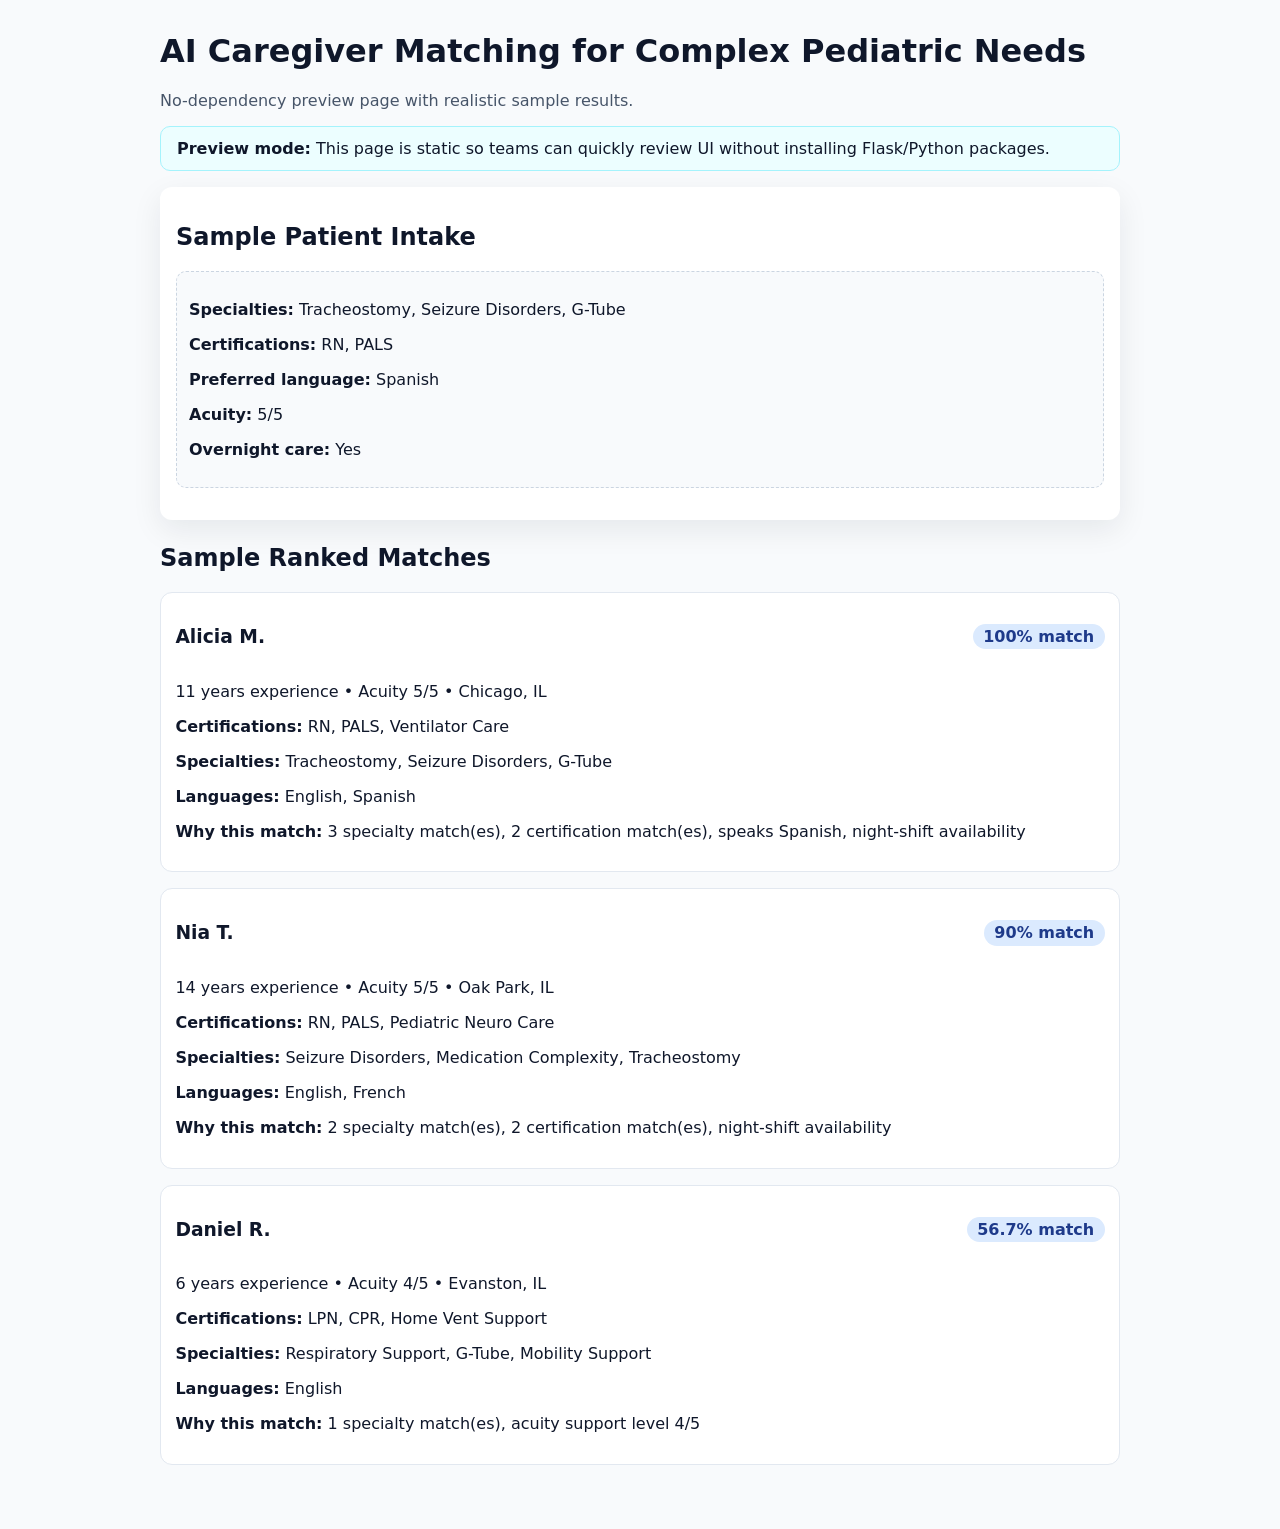
<file: preview.html>
<!doctype html>
<html lang="en">
  <head>
    <meta charset="UTF-8" />
    <meta name="viewport" content="width=device-width, initial-scale=1.0" />
    <title>Pediatric Caregiver Matching Preview</title>
    <link rel="stylesheet" href="static/styles.css" />
    <style>
      .banner {
        background: #ecfeff;
        border: 1px solid #a5f3fc;
        color: #0f172a;
        padding: 0.75rem 1rem;
        border-radius: 10px;
        margin-bottom: 1rem;
      }
      .muted { color: #475569; }
      .demo-input {
        background: #f8fafc;
        border: 1px dashed #cbd5e1;
        border-radius: 10px;
        padding: 0.75rem;
        margin: 0.5rem 0 1rem;
      }
    </style>
  </head>
  <body>
    <main class="container">
      <header>
        <h1>AI Caregiver Matching for Complex Pediatric Needs</h1>
        <p class="muted">No-dependency preview page with realistic sample results.</p>
      </header>

      <section class="banner">
        <strong>Preview mode:</strong> This page is static so teams can quickly review UI without
        installing Flask/Python packages.
      </section>

      <section class="card">
        <h2>Sample Patient Intake</h2>
        <div class="demo-input">
          <p><strong>Specialties:</strong> Tracheostomy, Seizure Disorders, G-Tube</p>
          <p><strong>Certifications:</strong> RN, PALS</p>
          <p><strong>Preferred language:</strong> Spanish</p>
          <p><strong>Acuity:</strong> 5/5</p>
          <p><strong>Overnight care:</strong> Yes</p>
        </div>
      </section>

      <section>
        <h2>Sample Ranked Matches</h2>
        <div class="results">
          <article class="match">
            <div class="match-header">
              <h3>Alicia M.</h3>
              <span class="score">100% match</span>
            </div>
            <p>11 years experience • Acuity 5/5 • Chicago, IL</p>
            <p><strong>Certifications:</strong> RN, PALS, Ventilator Care</p>
            <p><strong>Specialties:</strong> Tracheostomy, Seizure Disorders, G-Tube</p>
            <p><strong>Languages:</strong> English, Spanish</p>
            <p><strong>Why this match:</strong> 3 specialty match(es), 2 certification match(es), speaks Spanish, night-shift availability</p>
          </article>

          <article class="match">
            <div class="match-header">
              <h3>Nia T.</h3>
              <span class="score">90% match</span>
            </div>
            <p>14 years experience • Acuity 5/5 • Oak Park, IL</p>
            <p><strong>Certifications:</strong> RN, PALS, Pediatric Neuro Care</p>
            <p><strong>Specialties:</strong> Seizure Disorders, Medication Complexity, Tracheostomy</p>
            <p><strong>Languages:</strong> English, French</p>
            <p><strong>Why this match:</strong> 2 specialty match(es), 2 certification match(es), night-shift availability</p>
          </article>

          <article class="match">
            <div class="match-header">
              <h3>Daniel R.</h3>
              <span class="score">56.7% match</span>
            </div>
            <p>6 years experience • Acuity 4/5 • Evanston, IL</p>
            <p><strong>Certifications:</strong> LPN, CPR, Home Vent Support</p>
            <p><strong>Specialties:</strong> Respiratory Support, G-Tube, Mobility Support</p>
            <p><strong>Languages:</strong> English</p>
            <p><strong>Why this match:</strong> 1 specialty match(es), acuity support level 4/5</p>
          </article>
        </div>
      </section>
    </main>
  </body>
</html>
</file>
<file: static/styles.css>
:root {
  font-family: Inter, system-ui, -apple-system, Segoe UI, Roboto, sans-serif;
  color: #0f172a;
  background: #f8fafc;
}

body {
  margin: 0;
}

.container {
  max-width: 960px;
  margin: 2rem auto;
  padding: 0 1rem 2rem;
}

.card {
  background: white;
  border-radius: 12px;
  padding: 1rem;
  box-shadow: 0 10px 30px rgba(15, 23, 42, 0.08);
  margin-bottom: 1.5rem;
}

.grid {
  display: grid;
  grid-template-columns: 1fr 1fr;
  gap: 1rem;
}

label {
  display: flex;
  flex-direction: column;
  gap: 0.4rem;
  font-size: 0.95rem;
}

.checkbox {
  flex-direction: row;
  align-items: center;
  margin-top: 1.4rem;
}

input,
button {
  font: inherit;
  padding: 0.6rem 0.7rem;
  border-radius: 8px;
  border: 1px solid #cbd5e1;
}

button {
  grid-column: span 2;
  background: #1d4ed8;
  color: white;
  border: none;
  font-weight: 600;
  cursor: pointer;
}

.results {
  display: grid;
  gap: 1rem;
}

.match {
  background: #ffffff;
  border: 1px solid #e2e8f0;
  border-radius: 12px;
  padding: 0.9rem;
}

.match-header {
  display: flex;
  justify-content: space-between;
  align-items: center;
}

.score {
  background: #dbeafe;
  color: #1e3a8a;
  border-radius: 999px;
  padding: 0.2rem 0.65rem;
  font-weight: 700;
}

@media (max-width: 700px) {
  .grid {
    grid-template-columns: 1fr;
  }

  button {
    grid-column: span 1;
  }
}
</file>
